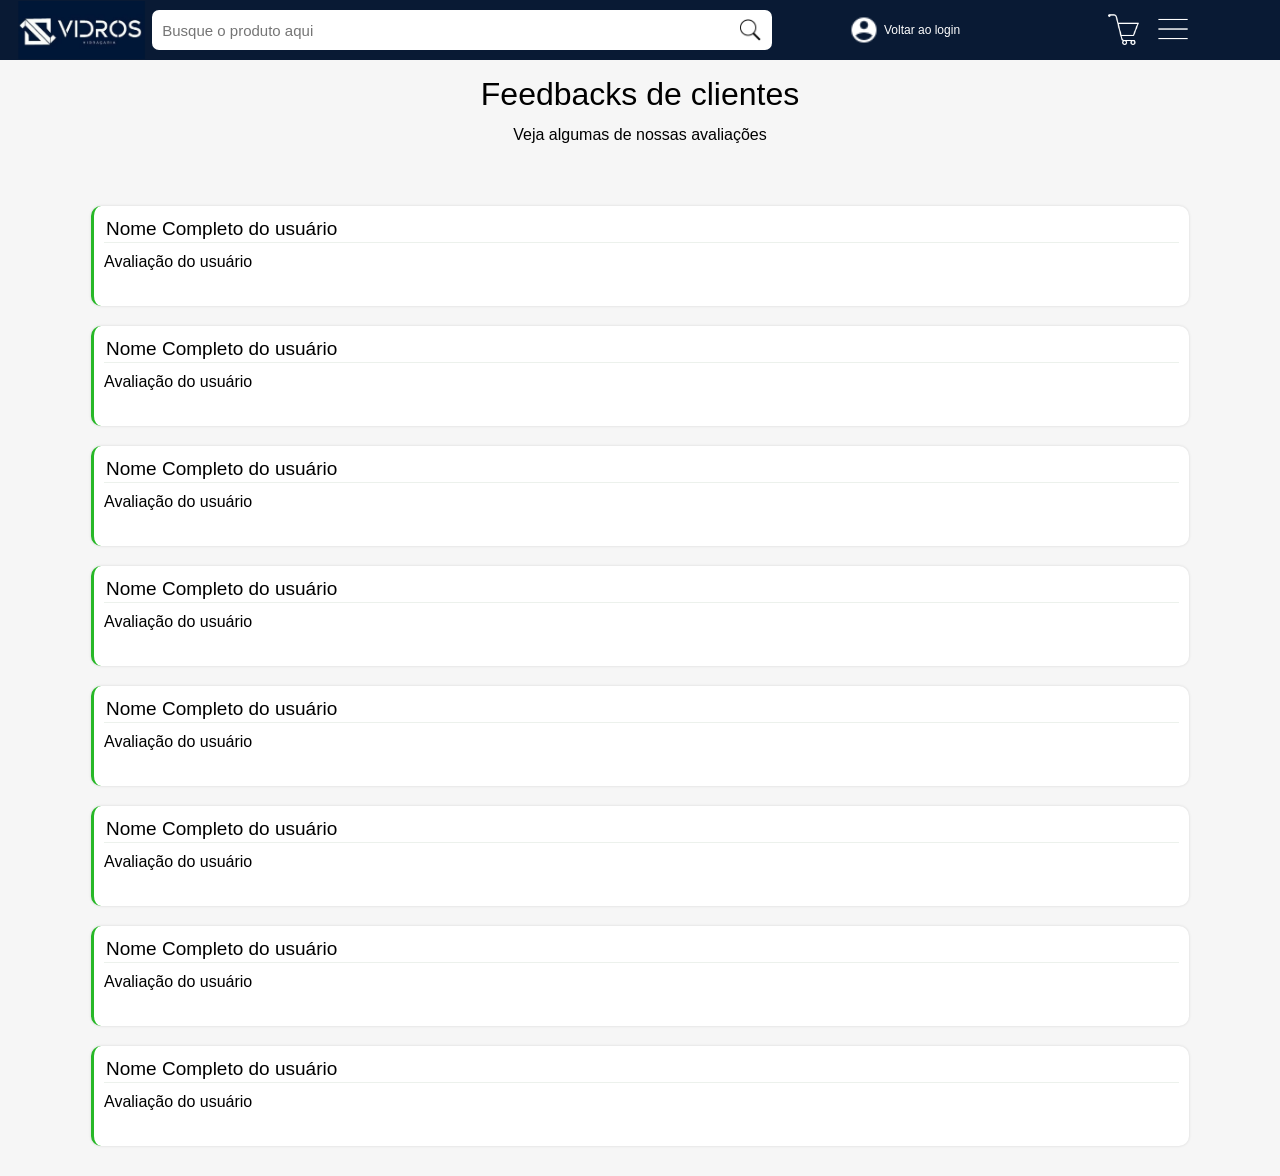
<file: FrontEnd/paginas/feedbacks.html>
<!DOCTYPE html>
<html lang="en">

<head class="headFeedbacks">
    <meta charset="UTF-8">
    <meta name="viewport" content="width=device-width, initial-scale=1.0">
    <script src="../scriptsFront/linkagemAuto.js"></script>
    <title>Document</title>
</head>
<body>
    <header>        
    </header>

    <main>
        <div class="titulo">
            <h1>Feedbacks de clientes</h1>
            <p>Veja algumas de nossas avaliações</p>
        </div>

        <div class="feedBacks">
            <div class="feedback-card">
                <div class="usuario">
                    <h2>Nome Completo do usuário</h2>
                </div>
                <div class="feedback-user">
                    <p>Avaliação do usuário</p>
                </div>
            </div>
             <div class="feedback-card">
                <div class="usuario">
                    <h2>Nome Completo do usuário</h2>
                </div>
                <div class="feedback-user">
                    <p>Avaliação do usuário</p>
                </div>
            </div>
             <div class="feedback-card">
                <div class="usuario">
                    <h2>Nome Completo do usuário</h2>
                </div>
                <div class="feedback-user">
                    <p>Avaliação do usuário</p>
                </div>
            </div>
             <div class="feedback-card">
                <div class="usuario">
                    <h2>Nome Completo do usuário</h2>
                </div>
                <div class="feedback-user">
                    <p>Avaliação do usuário</p>
                </div>
            </div>
             <div class="feedback-card">
                <div class="usuario">
                    <h2>Nome Completo do usuário</h2>
                </div>
                <div class="feedback-user">
                    <p>Avaliação do usuário</p>
                </div>
            </div>
             <div class="feedback-card">
                <div class="usuario">
                    <h2>Nome Completo do usuário</h2>
                </div>
                <div class="feedback-user">
                    <p>Avaliação do usuário</p>
                </div>
            </div>
             <div class="feedback-card">
                <div class="usuario">
                    <h2>Nome Completo do usuário</h2>
                </div>
                <div class="feedback-user">
                    <p>Avaliação do usuário</p>
                </div>
            </div>
             <div class="feedback-card">
                <div class="usuario">
                    <h2>Nome Completo do usuário</h2>
                </div>
                <div class="feedback-user">
                    <p>Avaliação do usuário</p>
                </div>
            </div>
        </div>
    </main>
</body>
</html>
</file>
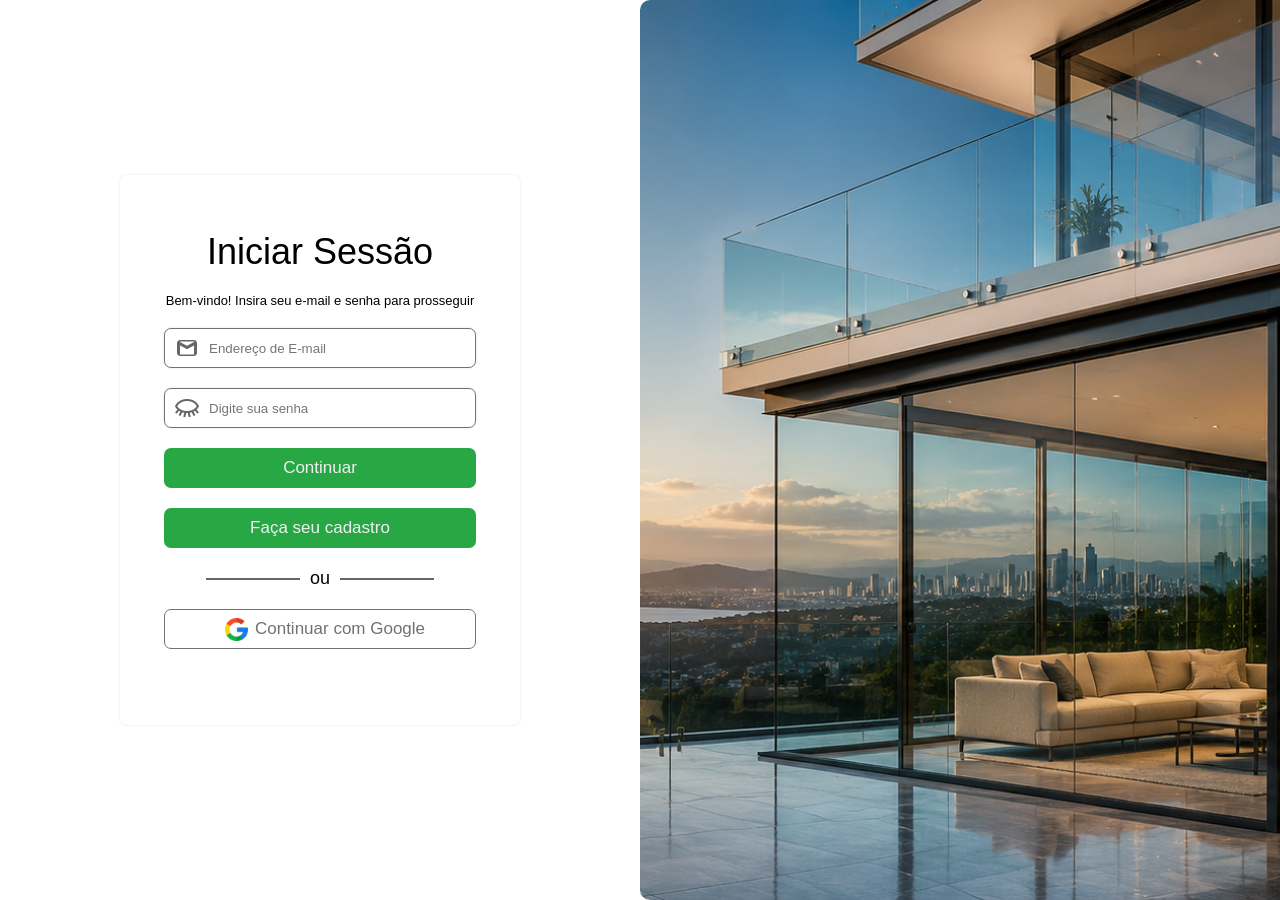
<file: FrontEnd/paginas/login.html>
<!DOCTYPE html>
<html lang="pt-br">

<head>
    <meta charset="UTF-8">
    <link rel="stylesheet" href="../styles/login.css">
    <meta name="viewport" content="width=device-width, initial-scale=1.0">
    <script src="../scriptsFront/mudarsessão.js" defer></script>
    <title>Bem Vindo!</title>
</head>

<body>
    <div class="formularios">
        <form autocomplete="off" id="formLogin">
            <div class="titulo">
                <h2>Iniciar Sessão</h2>
                <p>Bem-vindo! Insira seu e-mail e senha para prosseguir</p>
            </div>
            <div class="inputs">
                <div class="divInput">
                    <div class="icon">
                        <img src="../assets/Site assets/gmailIcon.png" alt="icon">
                    </div>
                    <input type="email" id="emailClient" placeholder="Endereço de E-mail" required>
                </div>

                <div class="divInput">
                    <div class="icon">
                        <img src="../assets/Site assets/senhaOcultada.png" alt="icon">
                    </div>
                    <input type="password" id="senhaClient" placeholder="Digite sua senha" required>
                </div>
            </div>

            <div class="botoes">
                <button id="btnContinuar">Continuar</button>
                <button id="rotaCadastro">Faça seu cadastro</button>
                <div class="linha">
                    <div class="HR">
                        <hr>
                    </div>
                    <p>ou</p>
                    <div class="HR">
                        <hr>
                    </div>
                </div>
                <button id="entrarGoogle"> <img src="../assets/Site assets/google.png" alt="Google">Continuar com
                    Google</button>
            </div>

            <p id="mensagemLogin"></p>
        </form>

        <form autocomplete="off" id="formCadastro" style="display: none;">
            <div class="titulo">
                <h2>Cadastrar-se</h2>
                <p>Bem-vindo! Insira seu e-mail e senha para prosseguir</p>
            </div>
            <div class="inputs">
                <div class="divInput">
                    <div class="icon">
                        <img src="../assets/Site assets/usuarioIcon.png" alt="icon">
                    </div>
                    <input type="email" id="nomeClient" placeholder="Nome Completo" required>
                </div>
                <div class="divInput">
                    <div class="icon">
                        <img src="../assets/Site assets/gmailIcon.png" alt="icon">
                    </div>
                    <input type="email" id="emailClient" placeholder="Endereço de E-mail" required>
                </div>

                <div class="divInput">
                    <div class="icon">
                        <img src="../assets/Site assets/senhaOcultada.png" alt="icon">
                    </div>
                    <input type="password" id="senhaClient" placeholder="Digite sua senha" required>
                </div>

                <div class="divInput">
                    <div class="icon">
                        <img src="../assets/Site assets/senhaOcultada.png" alt="icon">
                    </div>
                    <input type="password" id="senhaConfirmadaClient" placeholder="Confirmar sua senha" required>
                </div>
            </div>

            <div class="botoes">
                <button id="btnContinuar">Cadastrar</button>
                <button id="rotaVoltar">Voltar pra login</button>
                <div class="linha">
                    <div class="HR">
                        <hr>
                    </div>
                    <p>ou</p>
                    <div class="HR">
                        <hr>
                    </div>
                </div>
                <button id="entrarGoogle"> <img src="../assets/Site assets/google.png" alt="Google">Cadastrar-se com
                    Google</button>
            </div>

            <p id="mensagemCadastro"></p>
        </form>
    </div>

    <div class="Imagem">
        <img src="../assets/Site assets/imagemTelaLogin.png" alt="vidracaria">
    </div>
</body>

</html>
</file>
<file: FrontEnd/styles/login.css>
* {
    margin: 0;
    padding: 0;
    box-sizing: border-box;
}

:root {
    --fundo-body: #ffffff;
    --cor-titulo: #000000;
    --cor-sub-titulo: #2b2b2b;
    --cor-fundo-botao: rgb(242, 242, 242);
    --botao-hover: #28a745;
    --text-botao: #717171;
    --text-botao-comun: #f1efef;
    --texto-input: #666666;
    --shadown-form: 0 0 3px rgba(0, 0, 0, 0.1);
}

body {
    min-height: 100vh;
    font-family: Arial, Helvetica, sans-serif;
    background-color: var(--fundo-body);
    display: flex;
    overflow: hidden;
}

.formularios {
    width: 50%;
    min-width: 300px;
    min-height: 100vh;
    display: flex;
    flex-direction: column;
    justify-content: center;
    align-items: center;
    padding: 10px;
}

form {
    width: 50%;
    max-width: 70%;
    min-width: 400px;
    padding: 5px;
    min-height: 550px;
    justify-content: center;
    align-items: center;
    box-shadow: var(--shadown-form);
    border-radius: 7px;
    display: flex;
    flex-direction: column;
    gap: 20px;
}

.titulo {
    width: 100%;
    display: flex;
    gap: 20px;
    flex-direction: column;
    align-items: center;
    justify-content: center;
}

.titulo h2 {
    font-weight: normal;
    font-size: 36px;
}

.titulo p {
    font-size: 13px;
}

.inputs {
    width: 80%;
    height: auto;
    display: flex;
    gap: 20px;
    flex-direction: column;
    justify-content: center;
    align-items: center;
}

.divInput {
    display: flex;
    width: 100%;
    height: 40px;
    justify-content: center;
    align-items: center;
    gap: 10px;
    border: 1px solid var(--text-botao);
    padding: 0 10px;
    box-sizing: border-box;
    border-radius: 7px;
    box-shadow: var(--shadown-form);
}

.icon {
    display: flex;
    justify-content: center;
    align-items: center;
    flex-shrink: 0;
}

.icon img {
    width: 24px;
    height: auto;
}

.divInput input {
    width: 100%;
    height: 100%;
    background: transparent;
    border: none;
    outline: none;
    color: var(--texto-input);
}

.botoes {
    width: 100%;
    display: flex;
    flex-direction: column;
    gap: 20px;
    justify-content: center;
    align-items: center;
}

.botoes button {
    width: 80%;
    height: 40px;
    font-size: 17px;
    background-color: var(--botao-hover);
    border: none;
    border-radius: 7px;
    color: var(--text-botao-comun);
}

.botoes #entrarGoogle {
    background: transparent;
    color: var(--text-botao);
    border: solid 1px var(--text-botao);
    justify-content: center;
    align-items: center;
    display: flex;
    gap: 7px;
    padding-left: 10px;
}

.botoes #entrarGoogle img {
    width: 23px;
    height: auto;
}

.linha {
    width: 60%;
    align-items: center;
    justify-content: center;
    display: flex;
}

.HR {
    width: 40%;
    display: flex;
    flex-direction: column;
    justify-content: center;
    align-items: center;
}

.HR hr {
    border: 1px solid #666666;
    width: 100%;
}

.linha p {
    font-size: large;
    background-color: #ffffff;
    width: 40px;
    text-align: center;
}

.Imagem {
    width: 50%;
    height: 100vh;
    display: flex;
    justify-content: center;
    align-items: center;
    overflow: hidden;
}

.Imagem img {
    width: 100%;
    height: 100%;
    object-fit: cover;
    border-radius: 10px 0 0 10px;
    display: block;
}

#mensagemLogin,
#mensagemCadastro{
   font-size: 13px;
}

@media (max-width: 845px) {
    .Imagem {
        display: none;
    }

    .formularios {
        width: 100%;
        padding: 10px;
    }
    .formularios form{
        width: 90%;
        height: 500px;
        min-width: 400px;
    }
}
</file>
